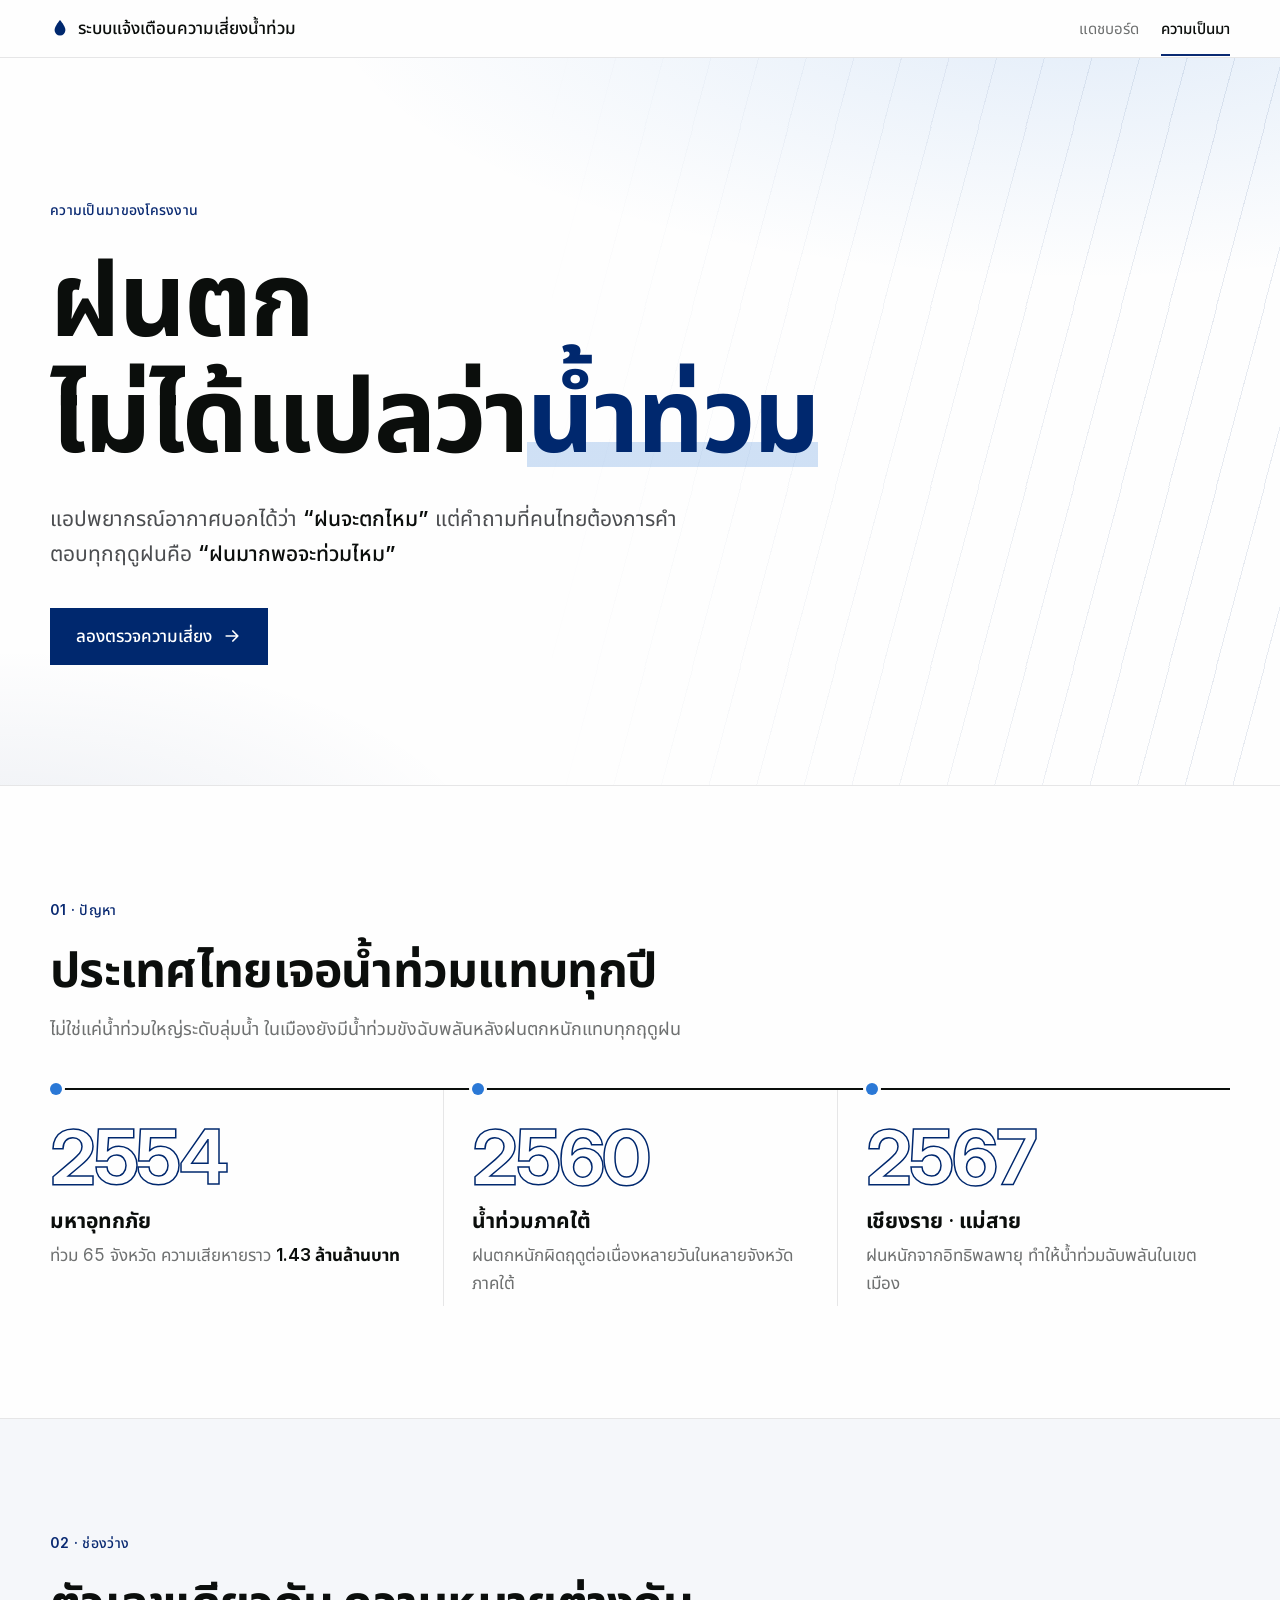
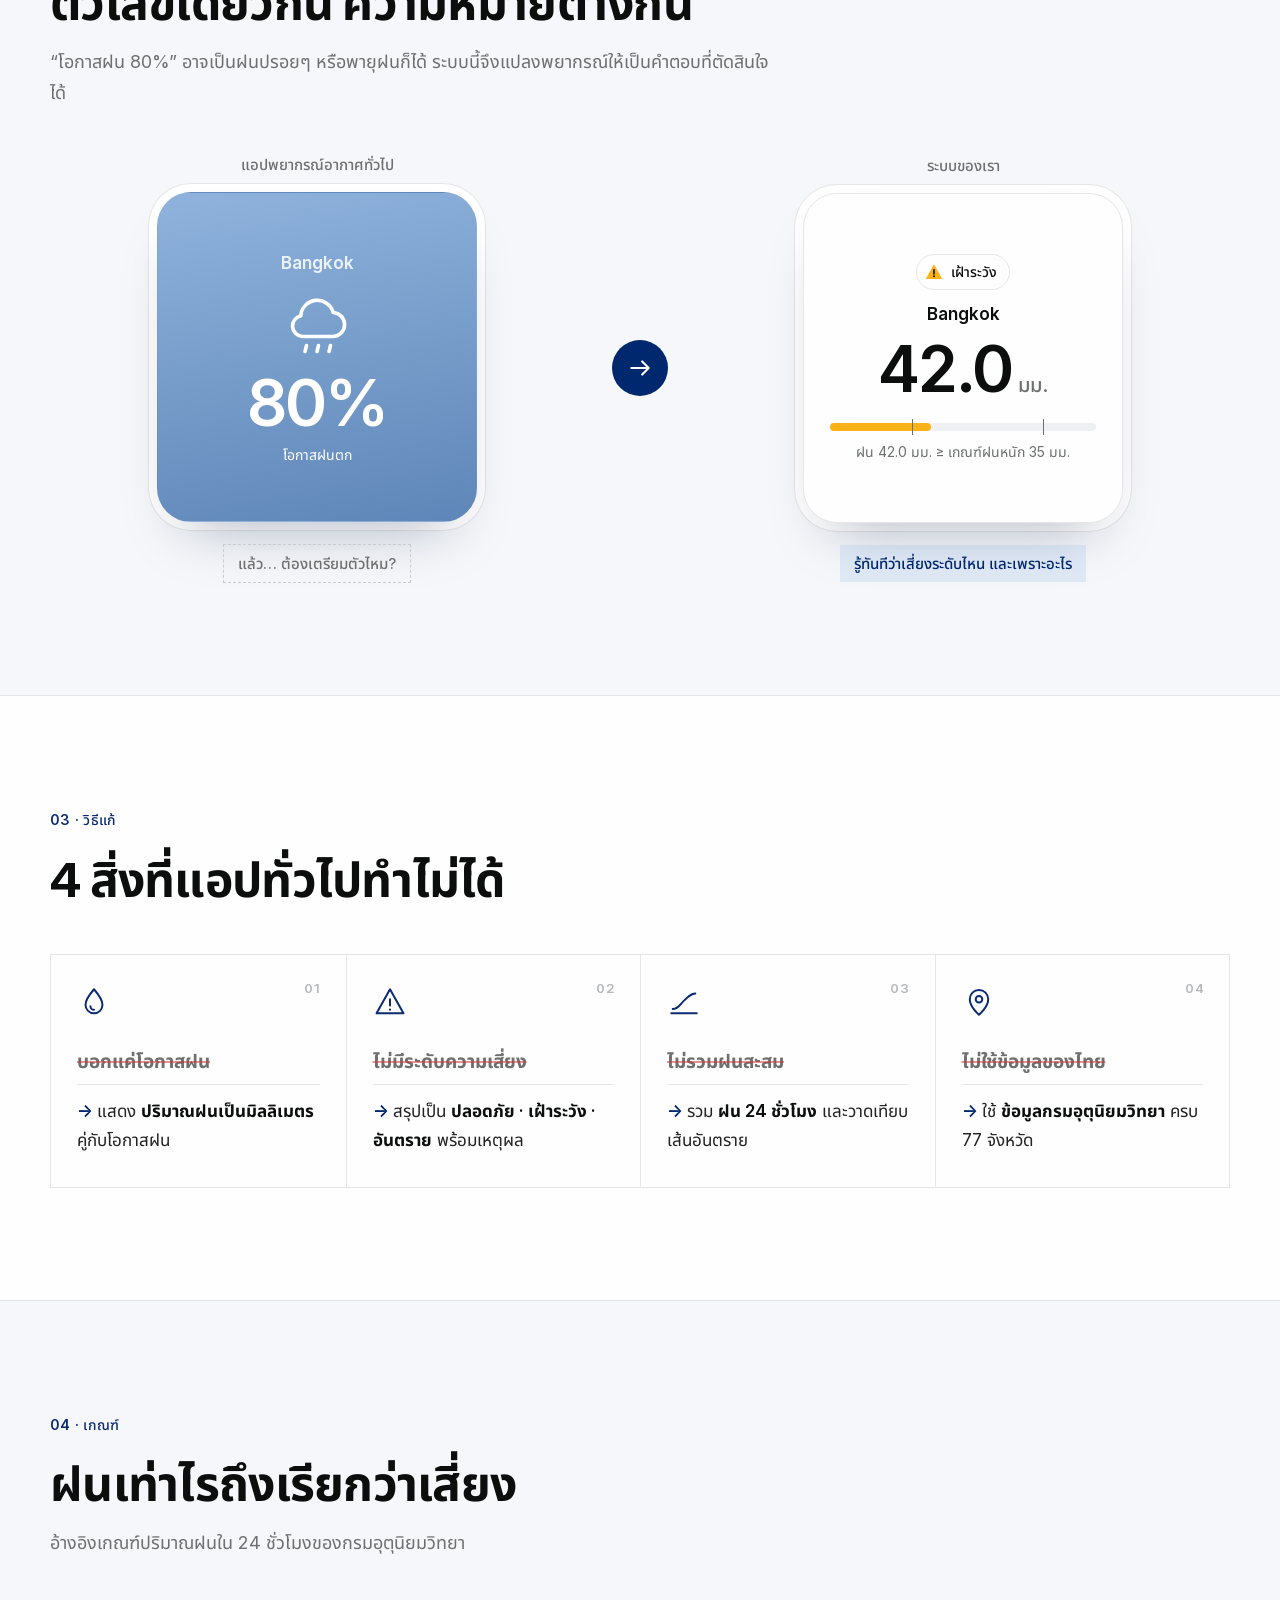
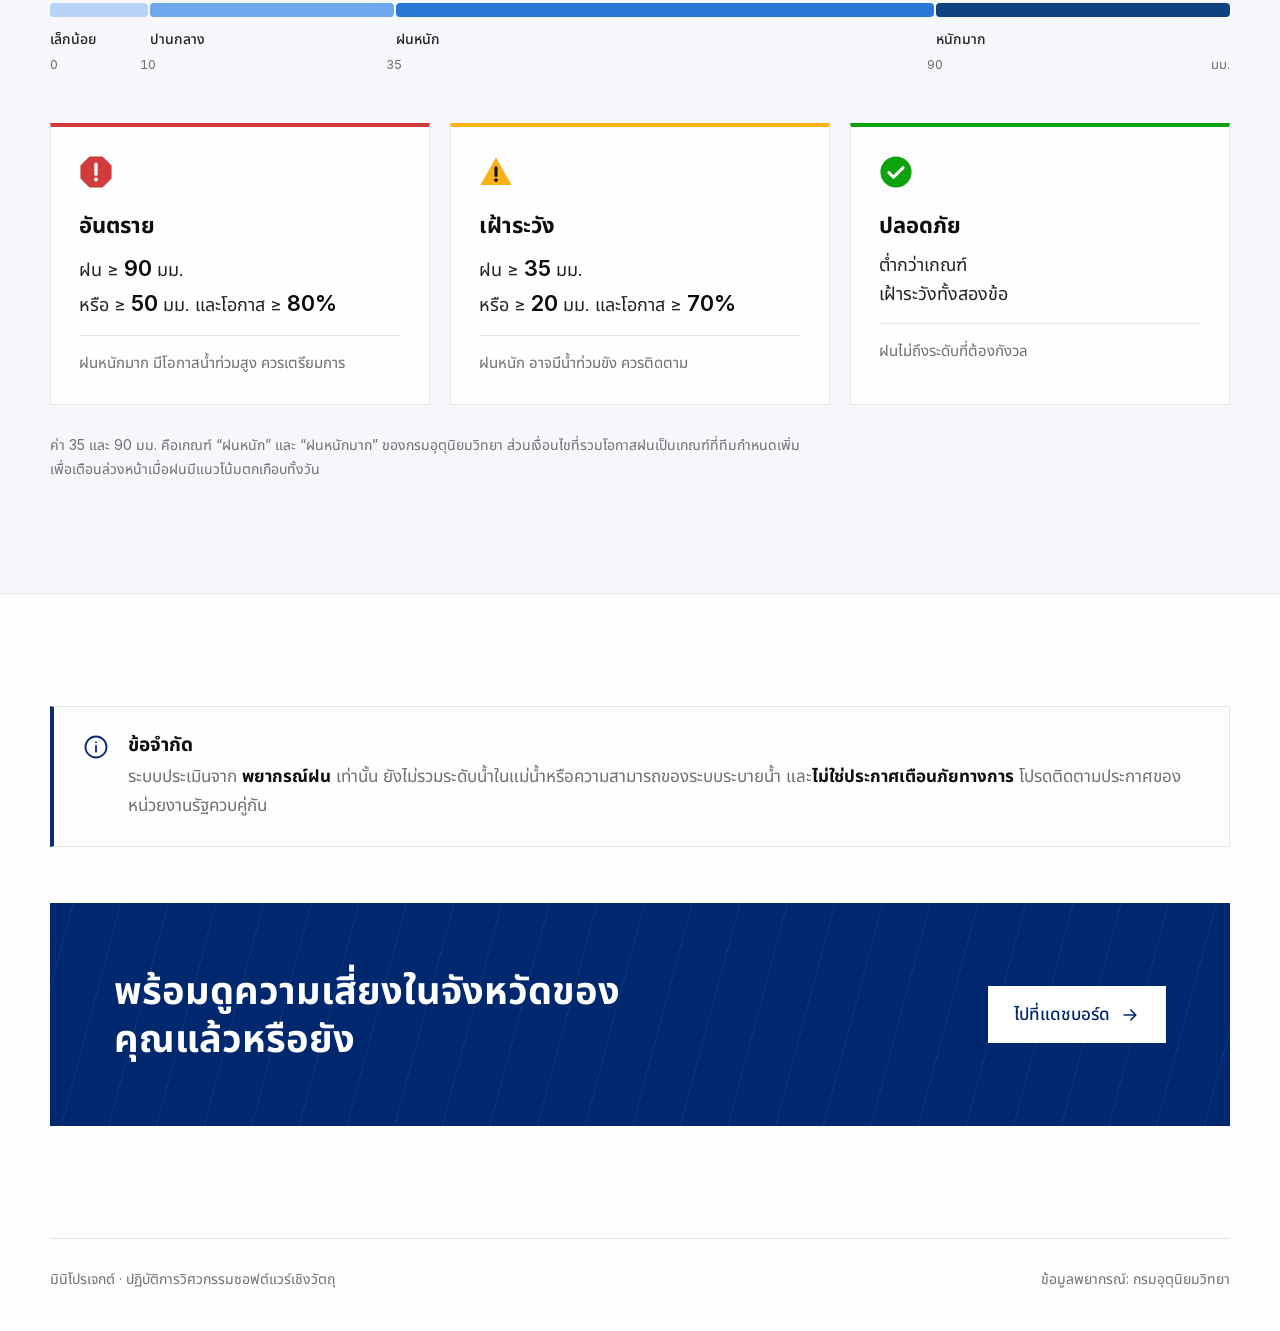
<file: src/main/resources/public/about.html>
<!doctype html>
<html lang="th">
<head>
    <meta charset="utf-8">
    <meta name="viewport" content="width=device-width, initial-scale=1">
    <title>ความเป็นมา · ระบบแจ้งเตือนความเสี่ยงน้ำท่วม</title>
    <meta name="description" content="ทำไมแอปพยากรณ์อากาศทั่วไปยังไม่พอ และระบบนี้ช่วยประเมินความเสี่ยงน้ำท่วมได้อย่างไร">
    <link rel="preload" href="fonts/NotoSansThai-Bold.woff2" as="font" type="font/woff2" crossorigin>
    <link rel="preload" href="fonts/NotoSansThai-Regular.woff2" as="font" type="font/woff2" crossorigin>
    <link rel="stylesheet" href="about.css">
</head>
<body>

<header class="topbar">
    <a class="brand" href="/">
        <svg viewBox="0 0 24 24" aria-hidden="true"><path d="M12 2.5S5.5 10 5.5 14.5a6.5 6.5 0 0 0 13 0C18.5 10 12 2.5 12 2.5Z"/></svg>
        ระบบแจ้งเตือนความเสี่ยงน้ำท่วม
    </a>
    <nav aria-label="หน้าหลัก">
        <a href="/">แดชบอร์ด</a>
        <a href="/about.html" aria-current="page">ความเป็นมา</a>
    </nav>
</header>

<main>

    <!-- ===== Hero ===== -->
    <section class="hero">
        <div class="rain" aria-hidden="true"></div>
        <div class="wrap hero-inner">
            <p class="eyebrow">ความเป็นมาของโครงงาน</p>
            <h1 class="hero-title">
                <span>ฝนตก</span>
                <span>ไม่ได้แปลว่า<em>น้ำท่วม</em></span>
            </h1>
            <p class="hero-lede">แอปพยากรณ์อากาศบอกได้ว่า <strong>“ฝนจะตกไหม”</strong>
                แต่คำถามที่คนไทยต้องการคำตอบทุกฤดูฝนคือ <strong>“ฝนมากพอจะท่วมไหม”</strong></p>
            <a class="button" href="/">
                ลองตรวจความเสี่ยง
                <svg viewBox="0 0 24 24" aria-hidden="true"><path d="M5 12h14M13 6l6 6-6 6"/></svg>
            </a>
        </div>
    </section>

    <!-- ===== Floods timeline ===== -->
    <section class="section wrap reveal">
        <header class="section-head">
            <p class="kicker">01 · ปัญหา</p>
            <h2>ประเทศไทยเจอน้ำท่วมแทบทุกปี</h2>
            <p>ไม่ใช่แค่น้ำท่วมใหญ่ระดับลุ่มน้ำ ในเมืองยังมีน้ำท่วมขังฉับพลันหลังฝนตกหนักแทบทุกฤดูฝน</p>
        </header>

        <ol class="timeline">
            <li class="event">
                <span class="year">2554</span>
                <h3>มหาอุทกภัย</h3>
                <p>ท่วม 65 จังหวัด ความเสียหายราว <strong>1.43 ล้านล้านบาท</strong></p>
            </li>
            <li class="event">
                <span class="year">2560</span>
                <h3>น้ำท่วมภาคใต้</h3>
                <p>ฝนตกหนักผิดฤดูต่อเนื่องหลายวันในหลายจังหวัดภาคใต้</p>
            </li>
            <li class="event">
                <span class="year">2567</span>
                <h3>เชียงราย · แม่สาย</h3>
                <p>ฝนหนักจากอิทธิพลพายุ ทำให้น้ำท่วมฉับพลันในเขตเมือง</p>
            </li>
        </ol>
    </section>

    <!-- ===== Before / after ===== -->
    <section class="section band reveal">
        <div class="wrap">
            <header class="section-head">
                <p class="kicker">02 · ช่องว่าง</p>
                <h2>ตัวเลขเดียวกัน ความหมายต่างกัน</h2>
                <p>“โอกาสฝน 80%” อาจเป็นฝนปรอยๆ หรือพายุฝนก็ได้ ระบบนี้จึงแปลงพยากรณ์ให้เป็นคำตอบที่ตัดสินใจได้</p>
            </header>

            <div class="compare">
                <figure class="phone phone-plain">
                    <figcaption>แอปพยากรณ์อากาศทั่วไป</figcaption>
                    <div class="phone-screen">
                        <p class="phone-city">Bangkok</p>
                        <svg class="phone-cloud" viewBox="0 0 24 24" aria-hidden="true"><path d="M7 15.5h10a4 4 0 0 0 .4-8A5.5 5.5 0 0 0 6.6 8.6 3.5 3.5 0 0 0 7 15.5Z"/><path d="M8.5 18.5 8 20.5M12.5 18.5l-.5 2M16.5 18.5l-.5 2"/></svg>
                        <p class="phone-big">80%</p>
                        <p class="phone-small">โอกาสฝนตก</p>
                    </div>
                    <p class="verdict verdict-bad">แล้ว… ต้องเตรียมตัวไหม?</p>
                </figure>

                <div class="arrow" aria-hidden="true">
                    <svg viewBox="0 0 24 24"><path d="M4 12h16M14 6l6 6-6 6"/></svg>
                </div>

                <figure class="phone phone-ours">
                    <figcaption>ระบบของเรา</figcaption>
                    <div class="phone-screen">
                        <p class="status-pill">
                            <svg viewBox="0 0 24 24" aria-hidden="true"><path d="M12 1.8 23 21.2H1Z" fill="#fab219"/><path d="M12 9v5.5" stroke="#111313" stroke-width="2.2" stroke-linecap="round"/><circle cx="12" cy="17.7" r="1.3" fill="#111313"/></svg>
                            เฝ้าระวัง
                        </p>
                        <p class="phone-city">Bangkok</p>
                        <p class="phone-big">42.0<small>มม.</small></p>
                        <div class="mini-meter" aria-hidden="true"><span style="width:38%"></span><i style="left:31%"></i><i style="left:80%"></i></div>
                        <p class="phone-small">ฝน 42.0 มม. ≥ เกณฑ์ฝนหนัก 35 มม.</p>
                    </div>
                    <p class="verdict verdict-good">รู้ทันทีว่าเสี่ยงระดับไหน และเพราะอะไร</p>
                </figure>
            </div>
        </div>
    </section>

    <!-- ===== Four problems → solutions ===== -->
    <section class="section wrap reveal">
        <header class="section-head">
            <p class="kicker">03 · วิธีแก้</p>
            <h2>4 สิ่งที่แอปทั่วไปทำไม่ได้</h2>
        </header>

        <div class="grid4">
            <article class="fix">
                <span class="num">01</span>
                <svg viewBox="0 0 24 24" aria-hidden="true"><path d="M12 3s-6 7-6 11a6 6 0 0 0 12 0c0-4-6-11-6-11Z"/><path d="M9.5 15a2.5 2.5 0 0 0 2.5 2.5"/></svg>
                <h3>บอกแค่โอกาสฝน</h3>
                <p class="solution">แสดง <strong>ปริมาณฝนเป็นมิลลิเมตร</strong> คู่กับโอกาสฝน</p>
            </article>
            <article class="fix">
                <span class="num">02</span>
                <svg viewBox="0 0 24 24" aria-hidden="true"><path d="M12 3 2.5 20h19Z"/><path d="M12 10v4.5M12 17.2v.3"/></svg>
                <h3>ไม่มีระดับความเสี่ยง</h3>
                <p class="solution">สรุปเป็น <strong>ปลอดภัย · เฝ้าระวัง · อันตราย</strong> พร้อมเหตุผล</p>
            </article>
            <article class="fix">
                <span class="num">03</span>
                <svg viewBox="0 0 24 24" aria-hidden="true"><path d="M3 20h18"/><path d="M4 17c4 0 5-3 8-6s5-5 8-5"/></svg>
                <h3>ไม่รวมฝนสะสม</h3>
                <p class="solution">รวม <strong>ฝน 24 ชั่วโมง</strong> และวาดเทียบเส้นอันตราย</p>
            </article>
            <article class="fix">
                <span class="num">04</span>
                <svg viewBox="0 0 24 24" aria-hidden="true"><path d="M12 21s-6.5-5.6-6.5-11a6.5 6.5 0 0 1 13 0c0 5.4-6.5 11-6.5 11Z"/><circle cx="12" cy="10" r="2.3"/></svg>
                <h3>ไม่ใช้ข้อมูลของไทย</h3>
                <p class="solution">ใช้ <strong>ข้อมูลกรมอุตุนิยมวิทยา</strong> ครบ 77 จังหวัด</p>
            </article>
        </div>
    </section>

    <!-- ===== Risk levels ===== -->
    <section class="section band reveal">
        <div class="wrap">
            <header class="section-head">
                <p class="kicker">04 · เกณฑ์</p>
                <h2>ฝนเท่าไรถึงเรียกว่าเสี่ยง</h2>
                <p>อ้างอิงเกณฑ์ปริมาณฝนใน 24 ชั่วโมงของกรมอุตุนิยมวิทยา</p>
            </header>

            <figure class="scale">
                <div class="scale-bar" role="img"
                     aria-label="สเกลฝน 24 ชั่วโมง: เล็กน้อย 0.1 ถึง 10 มม., ปานกลาง 10.1 ถึง 35 มม., หนัก 35.1 ถึง 90 มม., หนักมาก ตั้งแต่ 90.1 มม.">
                    <span class="seg s1" style="flex:10"></span>
                    <span class="seg s2" style="flex:25"></span>
                    <span class="seg s3" style="flex:55"></span>
                    <span class="seg s4" style="flex:30"></span>
                </div>
                <div class="scale-labels" aria-hidden="true">
                    <span style="flex:10">เล็กน้อย</span>
                    <span style="flex:25">ปานกลาง</span>
                    <span style="flex:55">ฝนหนัก</span>
                    <span style="flex:30">หนักมาก</span>
                </div>
                <div class="scale-ticks" aria-hidden="true">
                    <span style="left:0">0</span>
                    <span style="left:8.333%">10</span>
                    <span style="left:29.167%">35</span>
                    <span style="left:75%">90</span>
                    <span style="left:100%">มม.</span>
                </div>
            </figure>

            <div class="levels">
                <article class="level level-danger">
                    <svg viewBox="0 0 24 24" aria-hidden="true"><path d="M7.4 1h9.2L23 7.4v9.2L16.6 23H7.4L1 16.6V7.4Z" fill="#d03b3b"/><path d="M12 6.5v7" stroke="#fff" stroke-width="2.4" stroke-linecap="round"/><circle cx="12" cy="17.3" r="1.4" fill="#fff"/></svg>
                    <h3>อันตราย</h3>
                    <p class="rule">ฝน ≥ <b>90</b> มม.<br>หรือ ≥ <b>50</b> มม. และโอกาส ≥ <b>80%</b></p>
                    <p class="meaning">ฝนหนักมาก มีโอกาสน้ำท่วมสูง ควรเตรียมการ</p>
                </article>
                <article class="level level-warning">
                    <svg viewBox="0 0 24 24" aria-hidden="true"><path d="M12 1.8 23 21.2H1Z" fill="#fab219"/><path d="M12 9v5.5" stroke="#111313" stroke-width="2.2" stroke-linecap="round"/><circle cx="12" cy="17.7" r="1.3" fill="#111313"/></svg>
                    <h3>เฝ้าระวัง</h3>
                    <p class="rule">ฝน ≥ <b>35</b> มม.<br>หรือ ≥ <b>20</b> มม. และโอกาส ≥ <b>70%</b></p>
                    <p class="meaning">ฝนหนัก อาจมีน้ำท่วมขัง ควรติดตาม</p>
                </article>
                <article class="level level-safe">
                    <svg viewBox="0 0 24 24" aria-hidden="true"><circle cx="12" cy="12" r="11" fill="#0ca30c"/><path d="m7 12.5 3.2 3.2L17 9" fill="none" stroke="#fff" stroke-width="2.2" stroke-linecap="round" stroke-linejoin="round"/></svg>
                    <h3>ปลอดภัย</h3>
                    <p class="rule">ต่ำกว่าเกณฑ์<br>เฝ้าระวังทั้งสองข้อ</p>
                    <p class="meaning">ฝนไม่ถึงระดับที่ต้องกังวล</p>
                </article>
            </div>
            <p class="footnote">ค่า 35 และ 90 มม. คือเกณฑ์ “ฝนหนัก” และ “ฝนหนักมาก” ของกรมอุตุนิยมวิทยา
                ส่วนเงื่อนไขที่รวมโอกาสฝนเป็นเกณฑ์ที่ทีมกำหนดเพิ่ม เพื่อเตือนล่วงหน้าเมื่อฝนมีแนวโน้มตกเกือบทั้งวัน</p>
        </div>
    </section>

    <!-- ===== Limitations + CTA ===== -->
    <section class="section wrap reveal">
        <div class="note">
            <svg viewBox="0 0 24 24" aria-hidden="true"><circle cx="12" cy="12" r="9"/><path d="M12 11v5M12 7.8v.2"/></svg>
            <div>
                <h3>ข้อจำกัด</h3>
                <p>ระบบประเมินจาก <strong>พยากรณ์ฝน</strong> เท่านั้น ยังไม่รวมระดับน้ำในแม่น้ำหรือความสามารถของระบบระบายน้ำ
                    และ<strong>ไม่ใช่ประกาศเตือนภัยทางการ</strong> โปรดติดตามประกาศของหน่วยงานรัฐควบคู่กัน</p>
            </div>
        </div>

        <div class="cta">
            <h2>พร้อมดูความเสี่ยงในจังหวัดของคุณแล้วหรือยัง</h2>
            <a class="button" href="/">
                ไปที่แดชบอร์ด
                <svg viewBox="0 0 24 24" aria-hidden="true"><path d="M5 12h14M13 6l6 6-6 6"/></svg>
            </a>
        </div>
    </section>

</main>

<footer class="footer wrap">
    <p>มินิโปรเจกต์ · ปฏิบัติการวิศวกรรมซอฟต์แวร์เชิงวัตถุ</p>
    <p>ข้อมูลพยากรณ์: กรมอุตุนิยมวิทยา</p>
</footer>

<script>
    // Reveal sections as they scroll into view (skipped when motion is reduced).
    (function () {
        var sections = document.querySelectorAll(".reveal");
        if (!("IntersectionObserver" in window)
                || window.matchMedia("(prefers-reduced-motion: reduce)").matches) {
            sections.forEach(function (s) { s.classList.add("is-visible"); });
            return;
        }
        var observer = new IntersectionObserver(function (entries) {
            entries.forEach(function (entry) {
                if (entry.isIntersecting) {
                    entry.target.classList.add("is-visible");
                    observer.unobserve(entry.target);
                }
            });
        }, { threshold: 0.15 });
        sections.forEach(function (s) { observer.observe(s); });
    })();
</script>
</body>
</html>
</file>
<file: src/main/resources/public/about.css>
/* ---------- Fonts (self-hosted, SIL OFL; see fonts/*-LICENSE.txt) ---------- */
@font-face { font-family: "Inter Display"; font-weight: 700; font-display: swap; src: url("fonts/InterDisplay-Bold.woff2") format("woff2"); }
@font-face { font-family: "Inter"; font-weight: 400; font-display: swap; src: url("fonts/Inter-Regular.woff2") format("woff2"); }
@font-face { font-family: "Inter"; font-weight: 500; font-display: swap; src: url("fonts/Inter-Medium.woff2") format("woff2"); }
@font-face { font-family: "Inter"; font-weight: 600; font-display: swap; src: url("fonts/Inter-SemiBold.woff2") format("woff2"); }
@font-face { font-family: "Noto Sans Thai"; font-weight: 400; font-display: swap; src: url("fonts/NotoSansThai-Regular.woff2") format("woff2"); }
@font-face { font-family: "Noto Sans Thai"; font-weight: 500 600; font-display: swap; src: url("fonts/NotoSansThai-Medium.woff2") format("woff2"); }
@font-face { font-family: "Noto Sans Thai"; font-weight: 700; font-display: swap; src: url("fonts/NotoSansThai-Bold.woff2") format("woff2"); }

/* ---------- Tokens (shared with the dashboard) ---------- */
:root {
    --bg: #FEFEFE;
    --band: #F5F7FA;
    --ink: #0B0E0C;
    --text: #222223;
    --label: #111313;
    --muted: #6E7070;
    --hairline: #E6E6E7;
    --navy: #00286E;
    --navy-icon: #0A2A72;
    --sky: #2a78d6;
    --good: #0ca30c;
    --warning: #fab219;
    --critical: #d03b3b;

    /* Inter draws Latin; Noto Sans Thai fills in every Thai glyph */
    --font-ui: "Inter", "Noto Sans Thai", system-ui, sans-serif;
    --font-display: "Inter Display", "Noto Sans Thai", "Inter", system-ui, sans-serif;
    --ease-out: cubic-bezier(.16, 1, .3, 1);
}

* { box-sizing: border-box; }

html { scroll-behavior: smooth; }

body {
    margin: 0;
    background: var(--bg);
    color: var(--text);
    font-family: var(--font-ui);
    font-size: 17px;
    line-height: 1.7;
    -webkit-font-smoothing: antialiased;
}

svg { fill: none; stroke: currentColor; stroke-width: 1.6; stroke-linecap: round; stroke-linejoin: round; flex: none; }

.wrap { width: min(1180px, 100% - 32px); margin-inline: auto; }

h1, h2, h3 { margin: 0; color: var(--ink); line-height: 1.25; }

/* ---------- Top bar ---------- */
.topbar {
    position: sticky;
    top: 0;
    z-index: 10;
    display: flex;
    justify-content: space-between;
    align-items: center;
    gap: 16px;
    padding: 14px max(16px, (100% - 1180px) / 2);
    background: rgba(254, 254, 254, .9);
    backdrop-filter: blur(10px);
    -webkit-backdrop-filter: blur(10px);
    border-bottom: 1px solid var(--hairline);
}
.brand { display: inline-flex; align-items: center; gap: 8px; font-weight: 600; color: var(--ink); text-decoration: none; }
.brand svg { width: 20px; height: 20px; color: var(--navy); fill: var(--navy); stroke: none; }
.topbar nav { display: flex; gap: 22px; }
.topbar nav a { position: relative; color: var(--muted); text-decoration: none; font-size: 15px; }
.topbar nav a:hover { color: var(--ink); }
.topbar nav a[aria-current="page"] { color: var(--ink); font-weight: 600; }
.topbar nav a[aria-current="page"]::after { content: ""; position: absolute; left: 0; right: 0; bottom: -15px; height: 2px; background: var(--navy-icon); }
a:focus-visible, .button:focus-visible { outline: 2px solid var(--navy); outline-offset: 3px; }

/* ---------- Hero ---------- */
.hero {
    position: relative;
    overflow: hidden;
    padding: clamp(72px, 12vw, 140px) 0 clamp(64px, 10vw, 120px);
    background:
        radial-gradient(1100px 420px at 85% -10%, rgba(42, 120, 214, .14), transparent 70%),
        radial-gradient(700px 300px at 0% 110%, rgba(0, 40, 110, .07), transparent 70%),
        var(--bg);
    border-bottom: 1px solid var(--hairline);
}

/* decorative rain: thin slanted streaks drifting down */
.rain {
    position: absolute;
    inset: -40% -10% 0 30%;
    background-image: repeating-linear-gradient(105deg,
        transparent 0 22px, rgba(0, 40, 110, .09) 22px 23px, transparent 23px 46px);
    background-size: 100% 180px;
    mask-image: linear-gradient(to left, #000 20%, transparent 85%);
    -webkit-mask-image: linear-gradient(to left, #000 20%, transparent 85%);
    animation: fall 2.6s linear infinite;
    pointer-events: none;
}
@keyframes fall { to { background-position: -48px 180px; } }

.hero-inner { position: relative; }

.eyebrow, .kicker {
    margin: 0 0 18px;
    font-size: 14px;
    font-weight: 600;
    letter-spacing: .02em;
    color: var(--navy-icon);
}

.hero-title {
    font-family: var(--font-display);
    font-size: clamp(44px, 8.4vw, 104px);
    font-weight: 700;
    line-height: 1.12;
    letter-spacing: -.02em;
}
.hero-title span { display: block; animation: rise .9s var(--ease-out) both; }
.hero-title span + span { animation-delay: .14s; }
.hero-title em {
    font-style: normal;
    color: var(--navy);
    background: linear-gradient(transparent 72%, rgba(42, 120, 214, .22) 72% 92%, transparent 92%);
}

.hero-lede {
    max-width: 640px;
    margin: 28px 0 36px;
    font-size: clamp(17px, 1.9vw, 21px);
    color: #4B4D50;
    animation: fade-up .8s var(--ease-out) .4s both;
}
.hero-lede strong { color: var(--ink); font-weight: 600; }

.button {
    display: inline-flex;
    align-items: center;
    gap: 10px;
    padding: 14px 26px;
    background: var(--navy);
    color: #fff;
    font-weight: 600;
    text-decoration: none;
    transition: background-color .2s, transform .2s;
}
.button svg { width: 20px; height: 20px; stroke-width: 2; transition: transform .2s; }
.button:hover { background: #001E55; }
.button:hover svg { transform: translateX(4px); }
.hero .button { animation: fade-up .8s var(--ease-out) .6s both; }

/* ---------- Sections ---------- */
.section { padding: clamp(64px, 9vw, 112px) 0; }
.section.band { background: var(--band); border-block: 1px solid var(--hairline); }

.section-head { max-width: 720px; margin-bottom: 44px; }
.section-head h2 { font-family: var(--font-display); font-size: clamp(30px, 4.2vw, 48px); letter-spacing: -.015em; }
.section-head p:not(.kicker) { margin: 14px 0 0; color: var(--muted); font-size: 18px; }

/* ---------- Timeline ---------- */
.timeline {
    list-style: none;
    margin: 0;
    padding: 0;
    display: grid;
    grid-template-columns: repeat(3, 1fr);
    border-top: 2px solid var(--ink);
}
.event { position: relative; padding: 28px 28px 8px 0; }
.event + .event { padding-left: 28px; border-left: 1px solid var(--hairline); }
.event::before {
    content: "";
    position: absolute;
    top: -7px;
    left: 0;
    width: 12px;
    height: 12px;
    border-radius: 50%;
    background: var(--sky);
    box-shadow: 0 0 0 3px var(--bg);
}
.event + .event::before { left: 28px; }
.year {
    display: block;
    font-family: "Inter Display", var(--font-display);
    font-size: clamp(48px, 6vw, 76px);
    font-weight: 700;
    line-height: 1;
    letter-spacing: -.03em;
    color: transparent;
    -webkit-text-stroke: 1.5px var(--navy);
}
.event h3 { margin: 14px 0 6px; font-size: 21px; }
.event p { margin: 0; color: var(--muted); }
.event p strong { color: var(--ink); }

/* ---------- Compare ---------- */
.compare { display: grid; grid-template-columns: 1fr auto 1fr; align-items: center; gap: 28px; }

.phone { margin: 0; text-align: center; }
.phone figcaption { margin-bottom: 14px; font-size: 15px; font-weight: 600; color: var(--muted); }
.phone-screen {
    width: min(320px, 100%);
    min-height: 330px;
    margin: 0 auto;
    padding: 30px 26px;
    display: flex;
    flex-direction: column;
    align-items: center;
    justify-content: center;
    border-radius: 34px;
    border: 1px solid var(--hairline);
    background: var(--bg);
    box-shadow: 0 30px 60px -30px rgba(0, 20, 60, .35), 0 0 0 8px #fff, 0 0 0 9px var(--hairline);
}
.phone-plain .phone-screen { background: linear-gradient(170deg, #8FB3DC, #5E86B8); border-color: transparent; color: #fff; }
.phone-plain .phone-city { color: rgba(255, 255, 255, .85); }
.phone-plain .phone-big, .phone-plain .phone-small { color: #fff; }
.phone-city { margin: 0; font-weight: 600; color: var(--ink); }
.phone-cloud { width: 72px; height: 72px; margin: 12px 0 0; stroke-width: 1.2; }
.phone-big { margin: 6px 0 0; font-size: 64px; font-weight: 600; line-height: 1.1; letter-spacing: -.03em; color: var(--ink); }
.phone-big small { margin-left: 6px; font-size: 20px; font-weight: 500; color: var(--muted); letter-spacing: 0; }
.phone-small { margin: 6px 0 0; font-size: 14px; color: var(--muted); line-height: 1.5; }

.status-pill {
    display: inline-flex;
    align-items: center;
    gap: 8px;
    margin: 0 0 10px;
    padding: 5px 12px 5px 8px;
    border: 1px solid var(--hairline);
    border-radius: 999px;
    font-size: 14px;
    font-weight: 600;
    color: var(--ink);
}
.status-pill svg { width: 18px; height: 18px; stroke: none; }

.mini-meter { position: relative; width: 100%; height: 8px; margin: 18px 0 4px; border-radius: 4px; background: #EEF0F3; }
.mini-meter span { position: absolute; inset: 0 auto 0 0; border-radius: 4px; background: var(--warning); }
.mini-meter i { position: absolute; top: -4px; width: 1px; height: 16px; background: var(--muted); }

.verdict { display: inline-block; margin: 22px 0 0; padding: 6px 14px; font-size: 15px; font-weight: 500; }
.verdict-bad { color: var(--muted); border: 1px dashed #C9CBCE; }
.verdict-good { color: var(--navy); background: rgba(42, 120, 214, .1); }

.arrow { display: grid; place-items: center; width: 56px; height: 56px; border-radius: 50%; background: var(--navy); color: #fff; }
.arrow svg { width: 26px; height: 26px; stroke-width: 2; }

/* ---------- Problems -> fixes ---------- */
.grid4 { display: grid; grid-template-columns: repeat(4, 1fr); gap: 0; border: 1px solid var(--hairline); }
.fix { position: relative; padding: 30px 26px 32px; transition: background-color .25s; }
.fix + .fix { border-left: 1px solid var(--hairline); }
.fix:hover { background: var(--band); }
.fix .num { position: absolute; top: 22px; right: 24px; font-size: 13px; font-weight: 600; color: #B6B8BB; letter-spacing: .08em; }
.fix svg { width: 34px; height: 34px; color: var(--navy-icon); stroke-width: 1.4; }
.fix h3 { margin: 22px 0 10px; font-size: 19px; color: var(--muted); text-decoration: line-through; text-decoration-color: rgba(208, 59, 59, .55); text-decoration-thickness: 1.5px; }
.solution { margin: 0; padding-top: 12px; border-top: 1px solid var(--hairline); }
.solution::before { content: "→ "; color: var(--navy); font-weight: 600; }
.solution strong { color: var(--ink); }

/* ---------- Rain scale ---------- */
.scale { margin: 0 0 48px; }
.scale-bar { display: flex; gap: 2px; height: 14px; }
.seg { border-radius: 4px; }
.s1 { background: #b7d3f6; }
.s2 { background: #6da7ec; }
.s3 { background: #2a78d6; }
.s4 { background: #104281; }
.scale-labels { display: flex; gap: 2px; margin-top: 10px; font-size: 14px; font-weight: 500; color: var(--text); }
.scale-labels span { min-width: 0; white-space: nowrap; overflow: visible; }
.scale-ticks { position: relative; height: 22px; margin-top: 2px; font-size: 13px; color: var(--muted); font-variant-numeric: tabular-nums; }
.scale-ticks span { position: absolute; transform: translateX(-50%); }
.scale-ticks span:first-child { transform: none; }
.scale-ticks span:last-child { transform: translateX(-100%); }

/* ---------- Levels ---------- */
.levels { display: grid; grid-template-columns: repeat(3, 1fr); gap: 20px; }
.level {
    padding: 28px;
    background: var(--bg);
    border: 1px solid var(--hairline);
    border-top: 4px solid;
    transition: transform .25s var(--ease-out), box-shadow .25s;
}
.level:hover { transform: translateY(-4px); box-shadow: 0 18px 40px -24px rgba(0, 20, 60, .35); }
.level-danger { border-top-color: var(--critical); }
.level-warning { border-top-color: var(--warning); }
.level-safe { border-top-color: var(--good); }
.level svg { width: 34px; height: 34px; stroke: none; }
.level h3 { margin: 14px 0 12px; font-size: 22px; }
.rule { margin: 0; font-size: 18px; line-height: 1.6; color: var(--text); }
.rule b { font-family: "Inter", sans-serif; font-size: 22px; font-weight: 600; color: var(--ink); }
.meaning { margin: 14px 0 0; padding-top: 14px; border-top: 1px solid var(--hairline); color: var(--muted); font-size: 15px; }
.footnote { max-width: 760px; margin: 28px 0 0; font-size: 14px; color: var(--muted); }

/* ---------- Note + CTA ---------- */
.note {
    display: flex;
    gap: 18px;
    padding: 26px 28px;
    border: 1px solid var(--hairline);
    border-left: 4px solid var(--navy-icon);
}
.note svg { width: 28px; height: 28px; color: var(--navy-icon); }
.note h3 { font-size: 19px; }
.note p { margin: 6px 0 0; color: var(--muted); }
.note strong { color: var(--ink); }

.cta {
    position: relative;
    overflow: hidden;
    margin-top: 56px;
    padding: clamp(40px, 6vw, 64px);
    display: flex;
    justify-content: space-between;
    align-items: center;
    gap: 24px;
    background: var(--navy);
    color: #fff;
}
.cta::after {
    content: "";
    position: absolute;
    inset: 0;
    background: repeating-linear-gradient(105deg, transparent 0 22px, rgba(255, 255, 255, .06) 22px 23px, transparent 23px 46px);
    pointer-events: none;
}
.cta h2 { position: relative; z-index: 1; max-width: 560px; color: #fff; font-family: var(--font-display); font-size: clamp(26px, 3.4vw, 38px); }
.cta .button { position: relative; z-index: 1; background: #fff; color: var(--navy); flex: none; }
.cta .button:hover { background: #E8EEF8; }

/* ---------- Footer ---------- */
.footer {
    display: flex;
    justify-content: space-between;
    gap: 16px;
    flex-wrap: wrap;
    padding: 28px 0 40px;
    border-top: 1px solid var(--hairline);
    font-size: 14px;
    color: var(--muted);
}
.footer p { margin: 0; }

/* ---------- Motion ---------- */
@keyframes rise { from { opacity: 0; transform: translateY(.4em); } to { opacity: 1; transform: none; } }
@keyframes fade-up { from { opacity: 0; transform: translateY(14px); } to { opacity: 1; transform: none; } }

.reveal > * { opacity: 0; transform: translateY(24px); transition: opacity .8s var(--ease-out), transform .8s var(--ease-out); }
.reveal.is-visible > * { opacity: 1; transform: none; }
.reveal.is-visible > *:nth-child(2) { transition-delay: .12s; }
.reveal.is-visible > *:nth-child(3) { transition-delay: .24s; }

@media (prefers-reduced-motion: reduce) {
    html { scroll-behavior: auto; }
    *, *::before, *::after { animation: none !important; transition: none !important; }
    .reveal > * { opacity: 1; transform: none; }
}

/* ---------- Smaller screens ---------- */
@media (max-width: 900px) {
    .grid4 { grid-template-columns: 1fr 1fr; }
    .fix:nth-child(3) { border-left: 0; }
    .fix:nth-child(n + 3) { border-top: 1px solid var(--hairline); }
    .levels { grid-template-columns: 1fr; }
    .compare { grid-template-columns: 1fr; }
    .arrow { margin: 0 auto; transform: rotate(90deg); }
}

@media (max-width: 640px) {
    body { font-size: 16px; }
    .topbar nav { gap: 16px; }
    .topbar nav a { font-size: 14px; }
    .timeline { grid-template-columns: 1fr; border-top: 0; border-left: 2px solid var(--ink); }
    .event, .event + .event { padding: 0 0 32px 24px; border-left: 0; }
    .event::before, .event + .event::before { top: 8px; left: -7px; }
    .grid4 { grid-template-columns: 1fr; }
    .fix + .fix { border-left: 0; border-top: 1px solid var(--hairline); }
    .scale-labels { font-size: 12px; }
    .scale-labels span:first-child { visibility: hidden; }
    .cta { flex-direction: column; align-items: flex-start; }
    .note { flex-direction: column; gap: 10px; }
}
</file>
